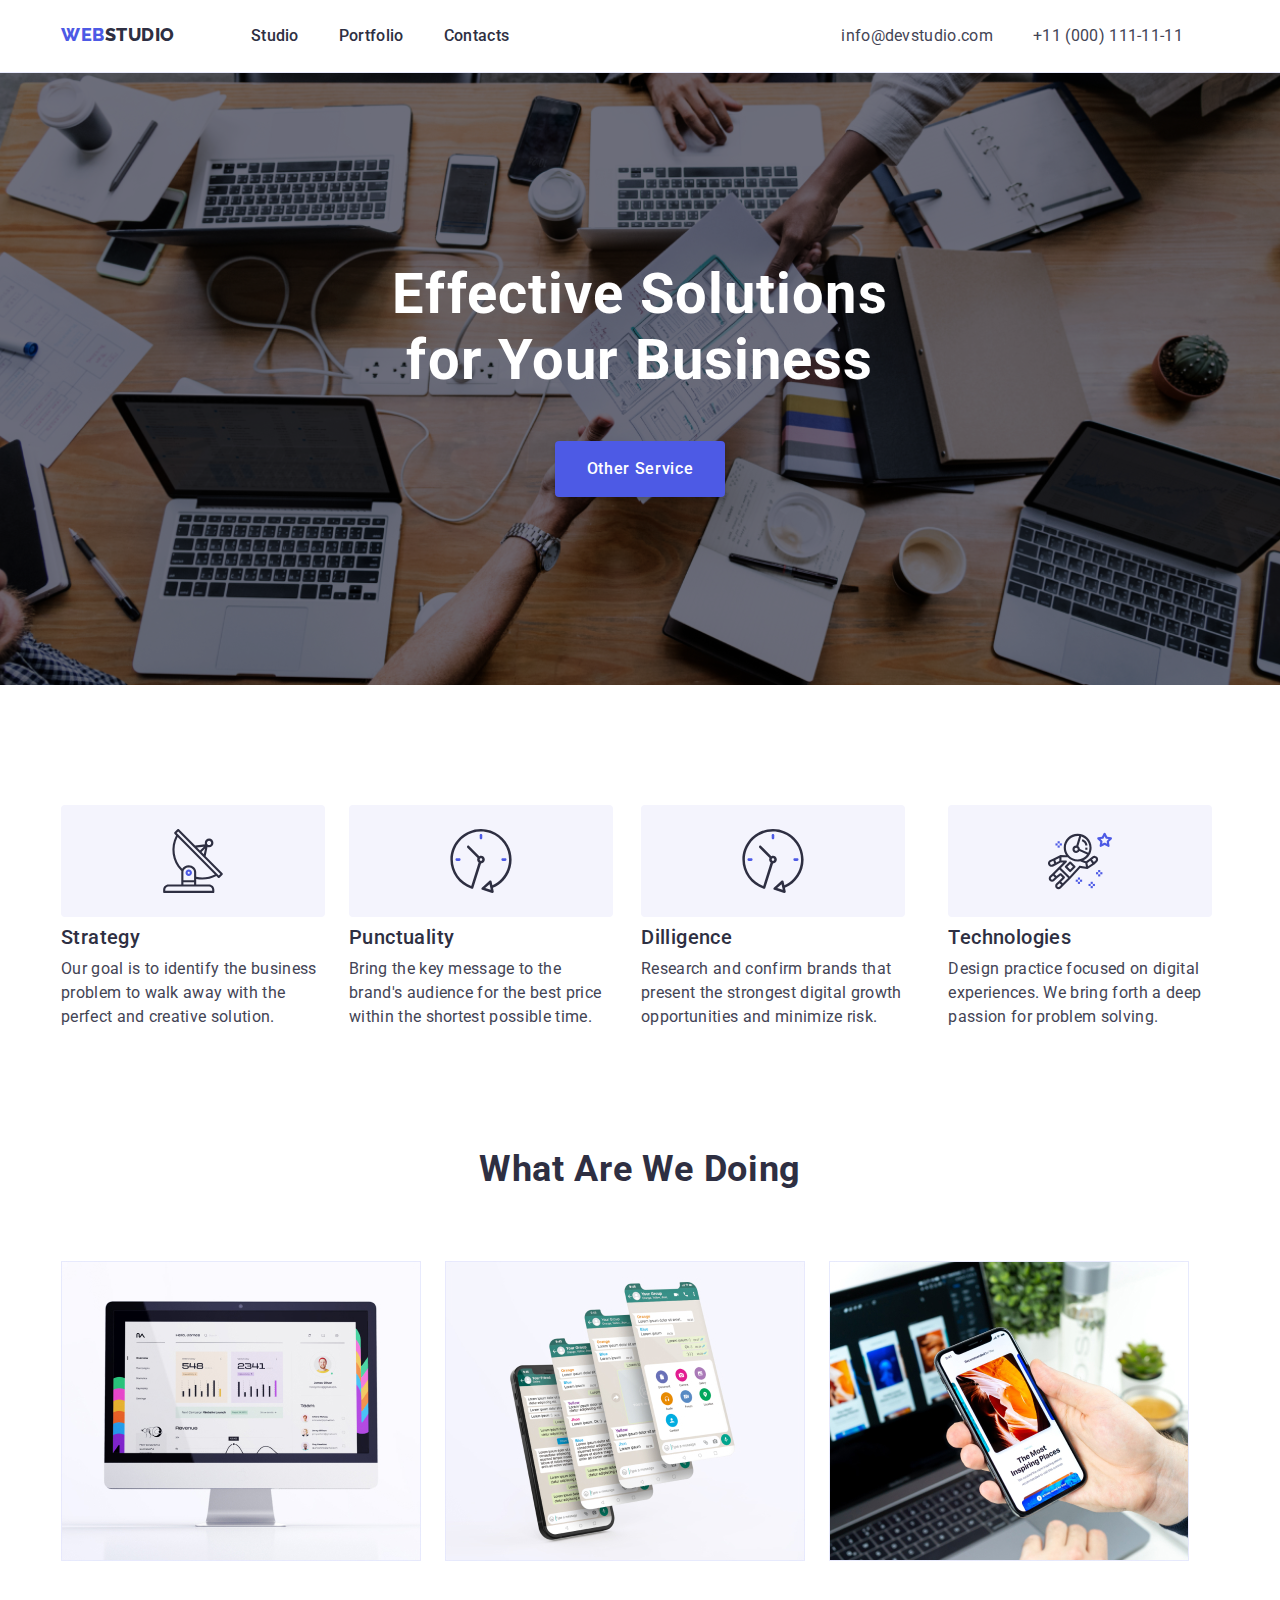
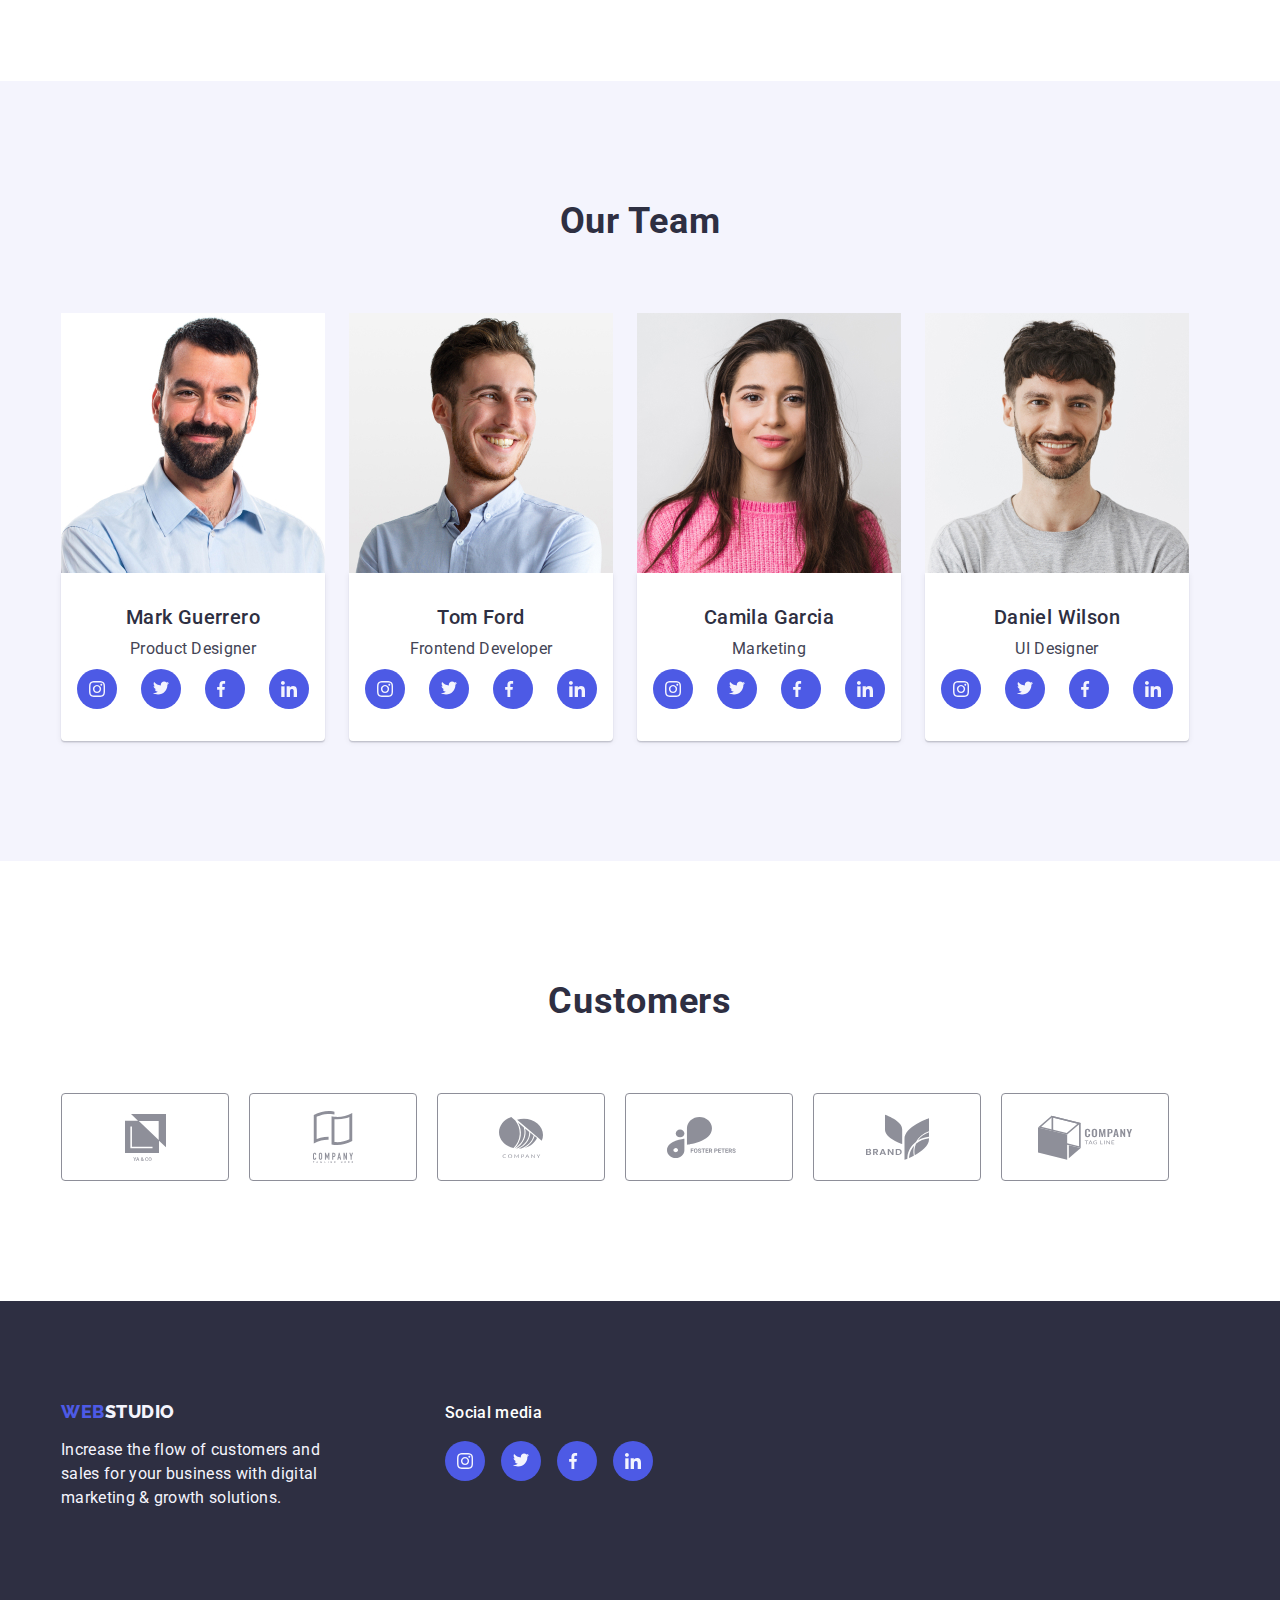
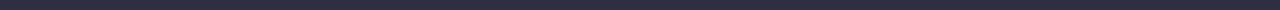
<file: index.html>
<!DOCTYPE html>
<html lang="en">
<head>
    <meta charset="UTF-8">
    <meta name="viewport" content="width=device-width, initial-scale=1.0">
    <title>Web Studio</title>
    <link rel="stylesheet" href="https://cdnjs.cloudflare.com/ajax/libs/modern-normalize/2.0.0/modern-normalize.min.css"
    integrity="sha512-4xo8blKMVCiXpTaLzQSLSw3KFOVPWhm/TRtuPVc4WG6kUgjH6J03IBuG7JZPkcWMxJ5huwaBpOpnwYElP/m6wg=="
    crossorigin="anonymous" referrerpolicy="no-referrer">
    <link rel="stylesheet" href="css/styles.css">
    <link href="https://fonts.googleapis.com/css2?family=Roboto:wght@400;700&display=swap" rel="stylesheet">
    <link href="https://fonts.googleapis.com/css2?family=Raleway:wght@400;800&family=Roboto:wght@400;700&display=swap"
        rel="stylesheet">
</head>
<body>

    <header class="header">
        <div class="container header-container">
            <nav class="nav-tab">
                <a href="/goit-markup-hw-03/" class="nav-logo">
                    <span>Web</span><span>Studio</span>
                </a>
            
                <ul class="nav-list">
                    <li class="nav-list-item">
                        <a href="index.html" class="nav-item-link">
                            Studio
                        </a>
                    </li>
                    <li class="nav-list-item">
                        <a href="portfolio.html" class="nav-item-link">
                            Portfolio
                        </a>
                    </li>
                    <li class="nav-list-item">
                        <a href="#" class="nav-item-link">
                            Contacts
                        </a>
                    </li>
                </ul>
            </nav>
            <address class="address-tab">
                <ul class="address-list">
                    <li class="address-list-item">
                        <a href="mailto: info@devstudio.com" class="address-item-link">
                            info@devstudio.com
                        </a>
                    </li>
                    <li class="address-list-item">
                        <a href="tel: +11 (000) 111-11-11" class="address-item-link">
                            +11 (000) 111-11-11
                        </a>
                    </li>
                </ul>
            </address>
        </div>
    </header>

    <main class="main">
        <section class="hero">
            <div class="hero-container">
                <h1 class="hero-title">Effective Solutions<br>for Your Business
                </h1>
                <button class="hero-cta" type="button">Other Service</button>
            </div>
        </section>
        
        <!--Features-->
        <section class="features">
            <div class="container section-container">
                <h2 hidden="">Features</h2>
                <!--Strategy-->
                <ul class="features-list">
                    <li class="features-list-items">
                        <img src="images/icons/strategy.svg" alt="" class="features-list-item-icon">
                        <h3 class="features-list-title">Strategy</h3>
                        <p class="features-list-description">
                            Our goal is to identify the business problem to walk away with the perfect and creative solution.
                        </p>
                    </li>
                <!--Punctuality-->
                    <li class="features-list-items">
                        <img src="images/icons/punctuality.svg" alt="" class="features-list-item-icon">
                        <h3 class="features-list-title">Punctuality</h3>
                        <p class="features-list-description">
                            Bring the key message to the brand's audience for the best price within the shortest possible time.
                        </p>
                    </li>
                
                <!--Diligence-->
                    <li class="features-list-items">
                        <img src="images/icons/punctuality.svg" alt="" class="features-list-item-icon">
                        <h3 class="features-list-title">Dilligence</h3>
                        <p class="features-list-description">
                            Research and confirm brands that present the strongest digital growth opportunities and minimize risk.
                        </p>
                    </li>
                
                <!--Technologies-->
                    <li class="features-list-items">
                        <img src="images/icons/technologies.svg" alt="" class="features-list-item-icon">
                        <h3 class="features-list-title">Technologies</h3>
                        <p class="features-list-description">
                            Design practice focused on digital experiences. We bring forth a deep passion for problem solving.
                        </p>
                    </li>
                </ul>
            </div>
        </section>
        
        <!--What are we doing-->
        <section class="activities">
            <div class="container section-container">
                <h2 class="activities-title">What are we doing</h2>
                <ul class="activities-list">
                    <li class="activities-list-items">
                        <img src="images/mac.jpg" alt="Statistics" class="activities-list-image" width="360">
                    </li>
                    <li class="activities-list-items">
                        <img src="images/iphone.jpg" alt="Phone layout" class="activities-list-image" width="360">
                    </li>
                    <li class="activities-list-items">
                        <img src="images/tech.jpg" alt="Technologies" class="activities-list-image" width="360">
                    </li>
                </ul>
            </div>
        </section>

        <!--Our Team-->
        <section class="teams">
            <div class="container section-container">
                <h2 class="teams-title">Our Team</h2>
                <ul class="teams-list">
                    <li class="teams-list-items">
                        <img src="images/mark-guerrero.jpg" alt="Mark Guerrero" width="264">

                        <div class="teams-item-card-desc">
                            <h3 class="teams-item-title">Mark Guerrero</h3>
                            <p class="teams-item-description">Product Designer</p>
                            <div class="teams-item-socials">
                                <a href="#" class="teams-item-social-links">
                                    <svg class="teams-item-social-icon">
                                        <use href="images/icons.svg#instagram"></use>
                                    </svg>
                                </a>
                                <a href="#" class="teams-item-social-links">
                                    <svg class="teams-item-social-icon">
                                        <use href="images/icons.svg#twitter"></use>
                                    </svg>
                                </a>
                                <a href="#" class="teams-item-social-links">
                                    <svg class="teams-item-social-icon">
                                        <use href="images/icons.svg#facebook"></use>
                                    </svg>
                                </a>
                                <a href="#" class="teams-item-social-links">
                                    <svg class="teams-item-social-icon">
                                        <use href="images/icons.svg#linkedin"></use>
                                    </svg>
                                </a>
                            </div>
                        </div>
                    </li>

                    <li class="teams-list-items">
                        <img src="images/tom-ford.jpg" alt="Tom Ford" width="264">
                        <div class="teams-item-card-desc">
                            <h3 class="teams-item-title">Tom Ford</h3>
                            <p class="teams-item-description">Frontend Developer</p>
                            <div class="teams-item-socials">
                                <a href="#" class="teams-item-social-links">
                                    <svg class="teams-item-social-icon">
                                        <use href="images/icons.svg#instagram"></use>
                                    </svg>
                                </a>
                                <a href="#" class="teams-item-social-links">
                                    <svg class="teams-item-social-icon">
                                        <use href="images/icons.svg#twitter"></use>
                                    </svg>
                                </a>
                                <a href="#" class="teams-item-social-links">
                                    <svg class="teams-item-social-icon">
                                        <use href="images/icons.svg#facebook"></use>
                                    </svg>
                                </a>
                                <a href="#" class="teams-item-social-links">
                                    <svg class="teams-item-social-icon">
                                        <use href="images/icons.svg#linkedin"></use>
                                    </svg>
                                </a>
                            </div>
                        </div>
                    </li>
                    
                    <li class="teams-list-items">
                        <img src="images/camila-garcia.jpg" alt="Camila Garcia" width="264">
                        <div class="teams-item-card-desc">
                            <h3 class="teams-item-title">Camila Garcia</h3>
                            <p class="teams-item-description">Marketing</p>
                            <div class="teams-item-socials">
                                <a href="#" class="teams-item-social-links">
                                    <svg class="teams-item-social-icon">
                                        <use href="images/icons.svg#instagram"></use>
                                    </svg>
                                </a>
                                <a href="#" class="teams-item-social-links">
                                    <svg class="teams-item-social-icon">
                                        <use href="images/icons.svg#twitter"></use>
                                    </svg>
                                </a>
                                <a href="#" class="teams-item-social-links">
                                    <svg class="teams-item-social-icon">
                                        <use href="images/icons.svg#facebook"></use>
                                    </svg>
                                </a>
                                <a href="#" class="teams-item-social-links">
                                    <svg class="teams-item-social-icon">
                                        <use href="images/icons.svg#linkedin"></use>
                                    </svg>
                                </a>
                            </div>
                        </div>
                    </li>
                    
                    <li class="teams-list-items">
                        <img src="images/daniel-wilson.jpg" alt="Daniel Wilson" width="264">
                        <div class="teams-item-card-desc">
                            <h3 class="teams-item-title">Daniel Wilson</h3>
                            <p class="teams-item-description">UI Designer</p>
                            <div class="teams-item-socials">
                                <a href="#" class="teams-item-social-links">
                                    <svg class="teams-item-social-icon">
                                        <use href="images/icons.svg#instagram"></use>
                                    </svg>
                                </a>
                                <a href="#" class="teams-item-social-links">
                                    <svg class="teams-item-social-icon">
                                        <use href="images/icons.svg#twitter"></use>
                                    </svg>
                                </a>
                                <a href="#" class="teams-item-social-links">
                                    <svg class="teams-item-social-icon">
                                        <use href="images/icons.svg#facebook"></use>
                                    </svg>
                                </a>
                                <a href="#" class="teams-item-social-links">
                                    <svg class="teams-item-social-icon">
                                        <use href="images/icons.svg#linkedin"></use>
                                    </svg>
                                </a>
                            </div>
                        </div>
                    </li>
                    
                </ul>
            </div>
        </section>
        <section class="clients">
            <div class="container section-container">
                <h2 class="clients-title">Customers</h2>
                <ul class="clients-list">
                    <li class="clients-list-items">
                        <a href="" class="client-list-item-link">
                            <svg class="clients-list-items-icon clients-list-client-1">
                                <use href="images/icons.svg#client-1"></use>
                            </svg>
                        </a>
                    </li>
                    <li class="clients-list-items">
                        <a href="" class="client-list-item-link">
                            <svg class="clients-list-items-icon clients-list-client-2">
                                <use href="images/icons.svg#client-2"></use>
                            </svg>
                        </a>
                    </li>
                    <li class="clients-list-items">
                        <a href="" class="client-list-item-link">
                            <svg class="clients-list-items-icon clients-list-client-3">
                                <use href="images/icons.svg#client-3"></use>
                            </svg>
                        </a>
                    </li>
                    <li class="clients-list-items">
                        <a href="" class="client-list-item-link">
                            <svg class="clients-list-items-icon clients-list-client-4">
                                <use href="images/icons.svg#client-4"></use>
                            </svg>
                        </a>
                    </li>
                    <li class="clients-list-items">
                        <a href="" class="client-list-item-link">
                            <svg class="clients-list-items-icon clients-list-client-5">
                                <use href="images/icons.svg#client-5"></use>
                            </svg>
                        </a>
                    </li>
                    <li class="clients-list-items">
                        <a href="" class="client-list-item-link">
                            <svg class="clients-list-items-icon clients-list-client-6">
                                <use href="images/icons.svg#client-6"></use>
                            </svg>
                        </a>
                    </li>
                </ul>
            </div>
        </section>
    </main>

    <footer class="footer">
        <div class="container footer-container">
            <ul class="footer-list">
                <li class="footer-list-items">
                    <a href="/goit-markup-hw-03/" class="footer-logo">
                        <span>WEB</span><span>STUDIO</span>
                    </a>
                    <P class="footer-caption">
                        Increase the flow of customers and <br> sales for your business with digital <br> marketing & growth solutions.
                    </P>
                </li>
                <li class="footer-list-items">
                    <h3 class="footer-list-items-title">Social media</h3>
                    <div class="footer-list-item-socials">
                        <a href="#" class="footer-list-social-links">
                            <svg class="footer-list-social-icon">
                                <use href="images/icons.svg#instagram"></use>
                            </svg>
                        </a>
                        <a href="#" class="footer-list-social-links">
                            <svg class="footer-list-social-icon">
                                <use href="images/icons.svg#twitter"></use>
                            </svg>
                        </a>
                        <a href="#" class="footer-list-social-links">
                            <svg class="footer-list-social-icon">
                                <use href="images/icons.svg#facebook"></use>
                            </svg>
                        </a>
                        <a href="#" class="footer-list-social-links">
                            <svg class="footer-list-social-icon">
                                <use href="images/icons.svg#linkedin"></use>
                            </svg>
                        </a>
                    </div>
                </li>
            </ul>
        </div>
    </footer>
    
</body>
</html>
</file>
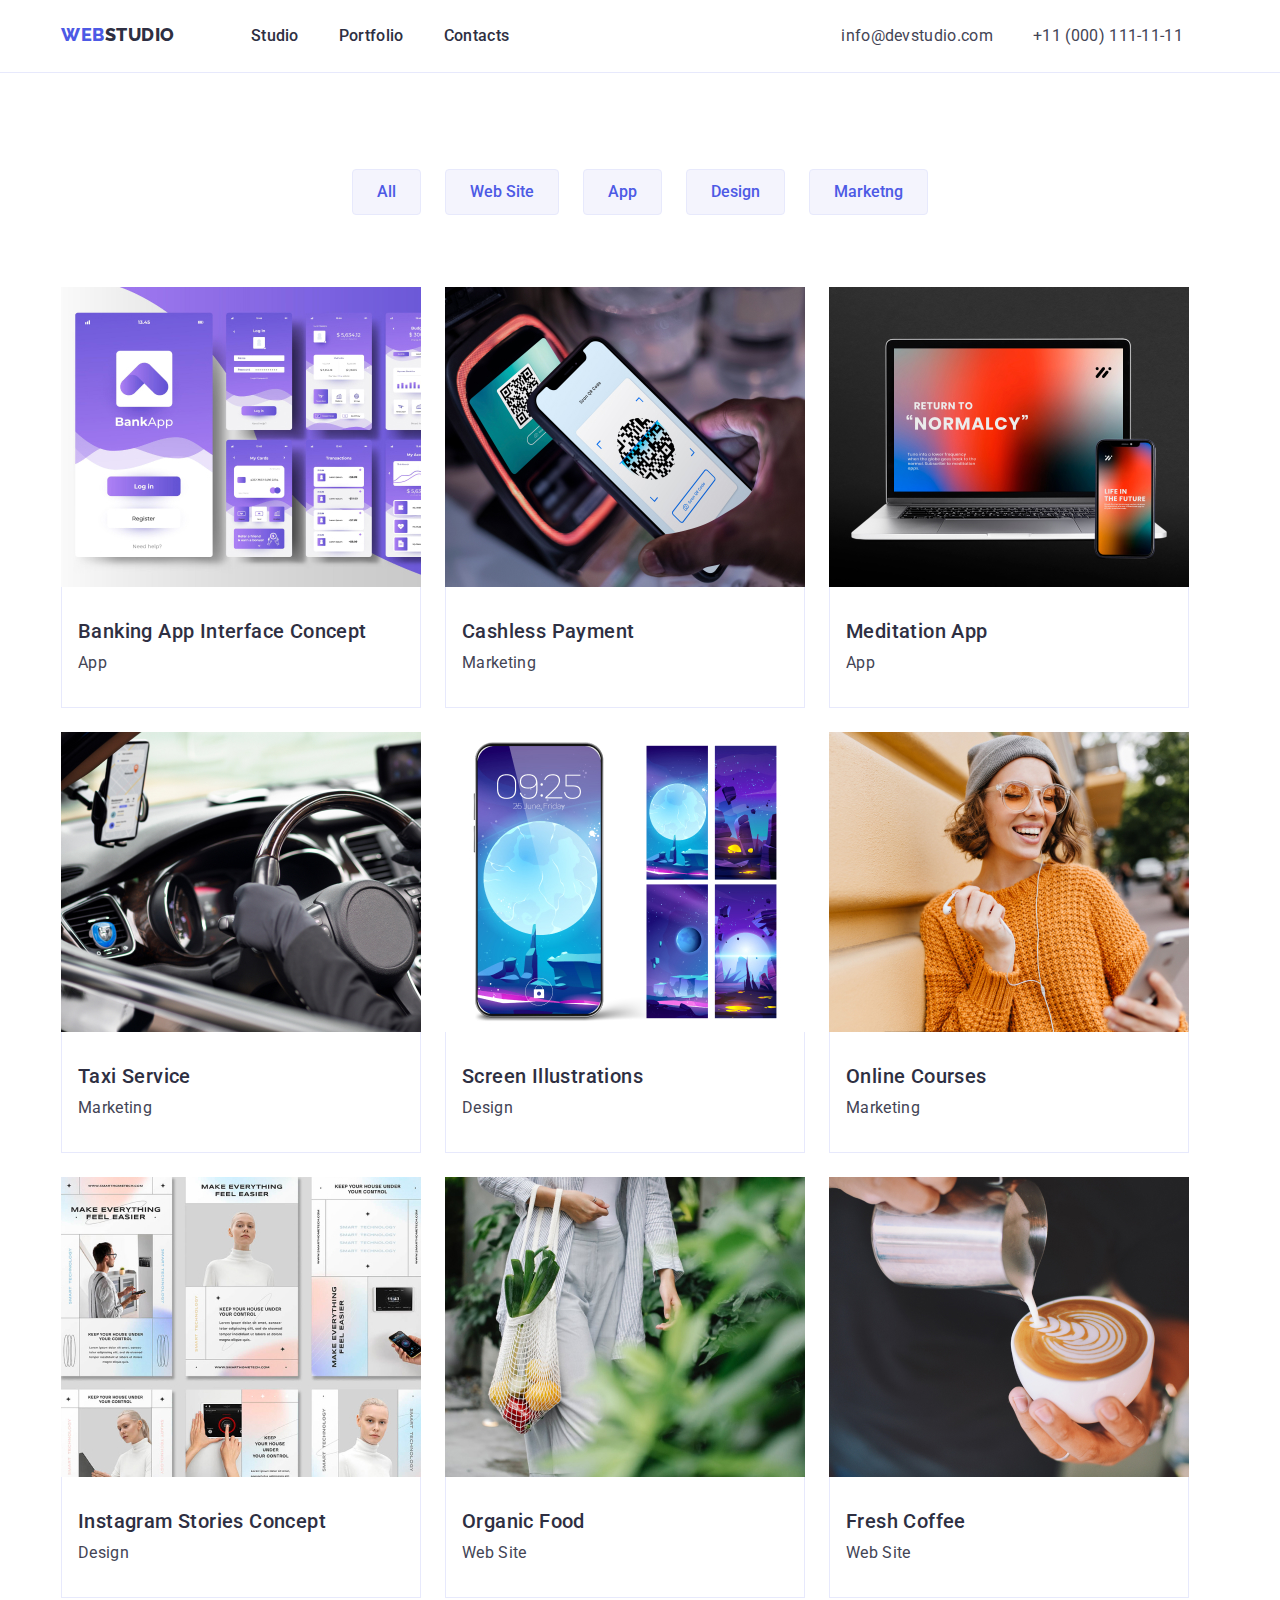
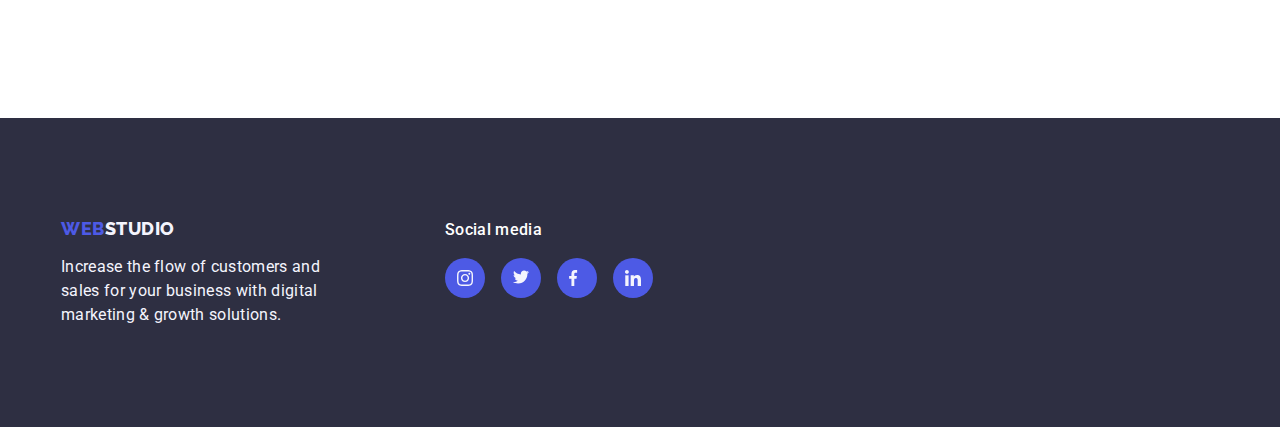
<file: portfolio.html>
<!DOCTYPE html>
<html lang="en">
<head>
    <meta charset="UTF-8">
    <meta name="viewport" content="width=device-width, initial-scale=1.0">
    <title>Portfolio</title>
    <link rel="stylesheet" href="https://cdnjs.cloudflare.com/ajax/libs/modern-normalize/2.0.0/modern-normalize.min.css" integrity="sha512 -4xo8blKMVCiXpTaLzQSLSw3KFOVPWhm/TRtuPVc4WG6kUgjH6J03IBuG7JZPkcWMxJ5huwaBpOpnwYElP/m6wg==" crossorigin="anonymous" referrerpolicy="no-referrer">
    <link rel="stylesheet" href="css/styles.css">
    <link
        href="https://fonts.googleapis.com/css2?family=Raleway:wght@400;800&family=Roboto:ital,wght@0,400;0,500;0,700;1,400;1,500;1,700&display=swap"
        rel="stylesheet">
    <link href="https://fonts.googleapis.com/css2?family=Raleway:wght@400;800&family=Roboto:wght@400;700&display=swap"
        rel="stylesheet">
</head>
<body> 
    <header class="header">
        <div class="container header-container">
            <nav class="nav-tab">
                <a href="/goit-markup-hw-03/" class="nav-logo">
                    <span>Web</span><span>Studio</span>
                </a>
            
                <ul class="nav-list">
                    <li class="nav-list-item">
                        <a href="index.html" class="nav-item-link">
                            Studio
                        </a>
                    </li>
                    <li class="nav-list-item">
                        <a href="portfolio.html" class="nav-item-link">
                            Portfolio
                        </a>
                    </li>
                    <li class="nav-list-item">
                        <a href="#" class="nav-item-link">
                            Contacts
                        </a>
                    </li>
                </ul>
            </nav>
            <address class="address-tab">
                <ul class="address-list">
                    <li class="address-list-item">
                        <a href="mailto: info@devstudio.com" class="address-item-link">
                            info@devstudio.com
                        </a>
                    </li>
                    <li class="address-list-item">
                        <a href="tel: +11 (000) 111-11-11" class="address-item-link">
                            +11 (000) 111-11-11
                        </a>
                    </li>
                </ul>
            </address>
        </div>
    </header>
    <main>
        <!--Filters-->
        <section class="filter">
            <div class="container portfolio-filter-container">
                <h2 hidden="">Portfolio List</h2>
                <ul class="filter-list">
                    <li class="filter-list-item">
                        <button class="filter-item-button-type" type="button">All</button>
                    </li>
                    <li class="filter-list-item">
                        <button class="filter-item-button-type" type="button">Web Site</button>
                    </li>
                    <li class="filter-list-item">
                        <button class="filter-item-button-type" type="button">App</button>
                    </li>
                    <li class="filter-list-item">
                        <button class="filter-item-button-type" type="button">Design</button>
                    </li>
                    <li class="filter-list-item">
                        <button class="filter-item-button-type" type="button">Marketng</button>
                    </li>
                </ul>
            </div>
        </section>
        
       
        <!--First Row-->
        <section class="portfolio">
            <div class="container portfolio-container">
                <ul class="portfolio-list">
                    <li class="portfolio-list-items">
                        <img src="images/img-card1.jpg" alt="First image" width="360" class="portfolio-list-img">
                        <div class="portfolio-card-desc">
                            <h3 class="portfolio-list-title">Banking App Interface Concept</h3>
                            <p class="portfolio-list-description">App</p>
                        </div>
                    </li>
                    
                    <li class="portfolio-list-items">
                        <img src="images/img-card2.jpg" alt="Second image" width="360" class="portfolio-list-img">
                        <div class="portfolio-card-desc">
                            <h3 class="portfolio-list-title">Cashless Payment</h3>
                            <p class="portfolio-list-description">Marketing</p>
                        </div>
                    </li>
                    
                    <li class="portfolio-list-items">
                        <img src="images/img-card3.jpg" alt="Third image" width="360" class="portfolio-list-img">
                        <div class="portfolio-card-desc">
                            <h3 class="portfolio-list-title">Meditation App</h3>
                            <p class="portfolio-list-description">App</p>
                        </div>
                    </li>
                    
                    <li class="portfolio-list-items">
                        <img src="images/img-card4.jpg" alt="Fourth image" width="360" class="portfolio-list-img">
                        <div class="portfolio-card-desc">
                            <h3 class="portfolio-list-title">Taxi Service</h3>
                            <p class="portfolio-list-description">Marketing</p>
                        </div>
                    </li>
                    
                    <li class="portfolio-list-items">
                        <img src="images/img-card5.jpg" alt="Fifth image" width="360" class="portfolio-list-img">
                        <div class="portfolio-card-desc">
                            <h3 class="portfolio-list-title">Screen Illustrations</h3>
                            <p class="portfolio-list-description">Design</p>
                        </div>
                    </li>
                    
                    <li class="portfolio-list-items">
                        <img src="images/img-card6.jpg" alt="Sixth image" width="360" class="portfolio-list-img">
                        <div class="portfolio-card-desc">
                            <h3 class="portfolio-list-title">Online Courses</h3>
                            <p class="portfolio-list-description">Marketing</p>
                        </div>
                    </li>
                    
                    <li class="portfolio-list-items">
                        <img src="images/img-card7.jpg" alt="Seventh image" width="360" class="portfolio-list-img">
                        <div class="portfolio-card-desc">
                            <h3 class="portfolio-list-title">Instagram Stories Concept</h3>
                            <p class="portfolio-list-description">Design</p>
                        </div>
                    </li>
                    
                    <li class="portfolio-list-items">
                        <img src="images/img-card8.jpg" alt="Eighth image" width="360" class="portfolio-list-img">
                        <div class="portfolio-card-desc">
                            <h3 class="portfolio-list-title">Organic Food</h3>
                            <p class="portfolio-list-description">Web Site</p>
                        </div>
                    </li>
                    
                
                    <li class="portfolio-list-items">
                        <img src="images/img-card9.jpg" alt="Nineth image" width="360" class="portfolio-list-img">
                        <div class="portfolio-card-desc">
                            <h3 class="portfolio-list-title">Fresh Coffee</h3>
                            <p class="portfolio-list-description">Web Site</p>
                        </div>
                    </li>
                    
                </ul>
            </div>
        </section>
    </main>
    <footer class="footer">
        <div class="container footer-container">
            <ul class="footer-list">
                <li class="footer-list-items">
                    <a href="/goit-markup-hw-03/" class="footer-logo">
                        <span>WEB</span><span>STUDIO</span>
                    </a>
                    <P class="footer-caption">
                        Increase the flow of customers and <br> sales for your business with digital <br> marketing & growth solutions.
                    </P>
                </li>
                <li class="footer-list-items">
                    <h3 class="footer-list-items-title">Social media</h3>
                    <div class="footer-list-item-socials">
                        <a href="#" class="footer-list-social-links">
                            <svg class="footer-list-social-icon">
                                <use href="images/icons.svg#instagram"></use>
                            </svg>
                        </a>
                        <a href="#" class="footer-list-social-links">
                            <svg class="footer-list-social-icon">
                                <use href="images/icons.svg#twitter"></use>
                            </svg>
                        </a>
                        <a href="#" class="footer-list-social-links">
                            <svg class="footer-list-social-icon">
                                <use href="images/icons.svg#facebook"></use>
                            </svg>
                        </a>
                        <a href="#" class="footer-list-social-links">
                            <svg class="footer-list-social-icon">
                                <use href="images/icons.svg#linkedin"></use>
                            </svg>
                        </a>
                    </div>
                </li>
            </ul>
        </div>
    </footer>
</body>
</html>
</file>
<file: css/styles.css>
:root {
    /*Colors*/
    --iris: #4D5AE5; /*Primary Brand*/
    --ocean: #404BBF; /*Pressed state*/
    --navyblue: #2E2F42; /*Dark*/ 
    --green: #31d0aa; /*Success*/
    --slate: #434455; /*Text*/
    --lightslate: #8e8f99; /*Subtle Text*/
    --cornflower: #E7E9FC; /*Accent*/
    --cloud: #F4F4FD; /*Light*/
    --navybluemodal: #2e2f42; /*Modal overlay*/
    --grey: #2e2f42; /*Hero background*/
    --white: #fff; /*White background*/
    --dairy: #fcfcfc; /*Modal Background*/
    
    /*Fonts*/
    --font-logo: 'Raleway';
    --font-general: 'Roboto';
}
 
/*Global*/
*,
*::before,
*::after {
    margin: 0;
    padding: 0;
    box-sizing: border-box;
}

body {
    color: var(--navyblue);
    font-family: var(--font-general); 
}

ul {
    list-style: none;
}

a {
    text-decoration: none;
}

button {
    font-family: inherit;
    border: unset;
    outline: none;
    cursor: pointer;
}

address {
    font-style: normal;
}

img {
    display: block;
}

.container {
    width: 1158px;
    margin: 0 auto;
}

.activities-title, 
.teams-title,
.clients-title {
    text-align: center;
    font-size: 36px;
    line-height: 40px;
    letter-spacing: 0.72px;
    text-transform: capitalize;
    margin-bottom: 72px;
}

.teams-item-socials,
.footer-list-item-socials {
    display: flex;
    justify-content: space-between;
}

.teams-item-social-links,
.footer-list-social-links {
    background-color: var(--iris);
    width: 40px;
    height: 40px;
    border-radius: 50%;

    display: flex;
    align-items: center;
    justify-content: center;
}

.teams-item-social-icon,
.footer-list-social-icon {
    width: 16px;
    height: 16px;
    fill: var(--cloud);

}

.nav-item-link:hover,
.address-item-link:hover {
    color: var(--ocean);
}

/*----------Studio Page----------*/
/*Navigation Tab*/
.header {
    color: var(--white);
    border-bottom: 1px solid var(--cornflower);
    padding: 24px 0;
}
.header-container {
    display: flex;
    flex-wrap: wrap;
    align-items: center;
    gap: 332px;
}

.nav-tab {
    display: flex;
    gap: 76px;
}

.nav-logo {
    color: var(--iris);
    font-family: var(--font-logo);
    font-size: 18px;
    font-weight: 800;
    text-transform: uppercase;
    letter-spacing: 0.54px;
    line-height: 21px;
}

.nav-logo span:nth-child(2) {
    color: var(--navyblue);
}
.nav-list {
    color: var(--grey);
    display: flex;
    gap: 40px;
}

.nav-list-item {
    position: relative;
}

.nav-list-item:hover .nav-item-link::after {
    width: 100%;
    color: var(--ocean);
}

.nav-item-link {
    color: var(--navyblue);
    font-size: 16px;
    font-weight: 500;
    line-height: 24px;
    letter-spacing: 0.32px;
}

.nav-item-link::after {
    content: "";
    height: 4px;
    width: 0;
    background-color: var(--ocean);
    border-radius: 2px;
    position: absolute;
    left: 0;
    bottom: -25px;
}

.address-list {
    display: flex;
    color: var(--slate);
    font-size: 16px;
    line-height: 24px;
    gap: 40px;
}

.address-item-link {
    color: var(--slate);
    font-size: 16px;
    line-height: 24px;
    letter-spacing: 0.32px;
}



/*Hero Section*/
.hero {
    color: var(--white);
    padding: 188px 316px;
    background-color: var(--grey);
    background: url(../images/hero-bg.jpg) rgba(46, 47, 66, 0.70);
    background-blend-mode: multiply;
    background-position: center;
    background-size: cover;
    background-repeat: no-repeat;
}

.hero-title {
    font-size: 56px;
    letter-spacing: 1.12px;
    text-align: center;
    margin-bottom: 48px;
}

.hero-cta {
    text-transform: capitalize;
    border-radius: 4px;
    background: var(--iris);
    color: var(--white);
    box-shadow: 0px 4px 4px 0px rgba(0, 0, 0, 0.15);
    font-size: 16px;
    font-weight: 500;
    line-height: 24px;
    letter-spacing: 0.64px;
    padding: 16px 32px;
    display: block;
    margin: 0 auto;
}

.hero-cta:hover {
    background: var(--ocean);
}

/*Features Section*/
.features {
    padding: 120px 0;
}

.features-list {
    display: flex;
    gap: 24px;
}

.features-list-item-icon {
    margin-bottom: 8px;
}
.features-list-title {
    font-size: 20px;
    font-weight: 500;
    line-height: 24px;
    letter-spacing: 0.4px;
    margin-bottom: 8px;
}

.features-list-description {
    color: var(--slate);
    font-size: 16px;
    line-height: 24px;
    letter-spacing: 0.32px;
}

/*What We are Doing*/
.activities {
    padding-bottom: 120px;
}


.activities-list {
    display: flex;
    gap: 24px;
}

/*Our Team*/
.teams {
    background-color: var(--cloud);
    padding: 120px 0;
}

.teams-list {
    display: flex;
    gap: 24px;
}

.teams-item-card-desc {
    padding: 32px 16px;
    border-radius: 0px 0px 4px 4px;
    background: var(--white);
    box-shadow: 0px 2px 1px 0px rgba(46, 47, 66, 0.08), 0px 1px 1px 0px rgba(46, 47, 66, 0.16), 0px 1px 6px 0px rgba(46, 47, 66, 0.08);
}

.teams-item-title {
    text-align: center;
    font-size: 20px;
    font-weight: 500;
    line-height: 24px;
    letter-spacing: 0.4px;
    margin-bottom: 8px;
}

.teams-item-description {
    color: var(--slate);
    text-align: center;
    font-size: 16px;
    line-height: 24px;
    letter-spacing: 0.32px;
    margin-bottom: 8px;
}

.teams-item-social-links:hover {
    background-color: var(--ocean);
}

/*Clients Section*/
.clients {
    padding: 120px 0;
}
.clients-list {
    display: flex;
    gap: 20px;
}
.clients-list-items {
    border: 1px solid var(--lightslate);
    border-radius: 4px;
    width: 168px;
    height:88px;
    display: inline-flex;
    align-items: center;
    justify-content: center;
    transition: color 250ms cubic-bezier(0.4, 0, 0.2, 1);
}
.client-list-item-link {
    color: var(--lightslate); 
}

.clients-list-items:hover {
    border-color: var(--ocean);
}
.clients-list-items:hover .client-list-item-link {
    color: var(--ocean);
}
.clients-list-items-icon {
    display: block;
    fill: currentColor;
}
.clients-list-client-1 {
    width: 41px;
    height: 47px;
}

.clients-list-client-2 {
    width:40px;
    height:52px;
}

.clients-list-client-3 {
    width:44px;
    height:41px;
}
.clients-list-client-4 {
    width:84px;
    height:41px;
}
.clients-list-client-5 {
    width:63px;
    height:46px;
}
.clients-list-client-6 {
    width:94px;
    height:45px;
}

/*Footer Section*/
.footer {
    background-color: var(--navyblue);
    padding: 100px 0;
}

.footer-logo {
    font-family: var(--font-logo);
    color: var(--iris);
    font-size: 18px;
    font-weight: 800;
    line-height: 21px;
    letter-spacing: 0.54px;
    text-transform: uppercase;
    display: inline-block;
    margin-bottom: 16px;
}

.footer-logo span:nth-child(2) {
    color: var(--cloud);
}

.footer-caption {
    width: 264px;
    color: var(--cloud);
    font-size: 16px;
    line-height: 24px;
    letter-spacing: 0.32px;
}

.footer-list-items-title {
    color: var(--white);
    font-size: 16px;
    font-weight: 500;
    line-height: 24px;
    letter-spacing: 0.32px;
    margin-bottom: 16px;
}

.footer-list {
    display: flex;
    gap: 120px;
}

.footer-list-item-socials {
    width: 208px;
}

.footer-list-social-links:hover {
    background-color: var(--green);
}
/* End of Studio Page */


/*----------Start of Portfolio Page----------*/
.filter {
    padding: 96px 0 72px 0;
}

.portfolio-filter-container {
    display: flex;
    flex-wrap: wrap;
    justify-content: center;
}

.filter-list {
    display: inline-flex;
    gap: 24px;
}

.filter-item-button-type {
    text-transform: capitalize;
    border-radius: 4px;
    background: var(--cloud);
    color: var(--iris);
    font-size: 16px;
    font-weight: 500;
    line-height: 20px;
    padding: 12px 24px;
    border: 1px solid var(--cornflower);  
}

.filter-item-button-type:hover {
    background: var(--ocean);
    color: var(--white);
    border-color: var(--ocean);
    box-shadow: 0px 2px 2px 0px rgba(0, 0, 0, 0.12), 0px 2px 1px 0px rgba(0, 0, 0, 0.08), 0px 3px 1px 0px rgba(0, 0, 0, 0.10);
}
.portfolio {
    padding-bottom: 120px;
}
.portfolio-list {
    display: flex;
    padding-bottom: 0px;
    align-items: flex-start;
    gap: 24px;
    flex-shrink: 0;
    flex-wrap: wrap;
}

.portfolio-card-desc {
    padding: 32px 16px;
    display: flex;
    flex-direction: column;
    gap: 8px;
    border-left: 1px solid var(--cornflower);
    border-bottom: 1px solid var(--cornflower);
    border-right: 1px solid var(--cornflower);
    background: var(--white);
}

.portfolio-card-desc:hover {
    box-shadow: 0px 2px 1px 0px rgba(46, 47, 66, 0.08), 0px 1px 1px 0px rgba(46, 47, 66, 0.16), 0px 1px 6px 0px rgba(46, 47, 66, 0.08);
    cursor: pointer;
}
.portfolio-list-title {
    font-size: 20px;
    font-weight: 500;
    line-height: 24px;
    letter-spacing: 0.4px;
}

.portfolio-list-description {
    color: var(--slate);
    font-size: 16px;
    line-height: 24px;
    letter-spacing: 0.32px;
}
</file>
